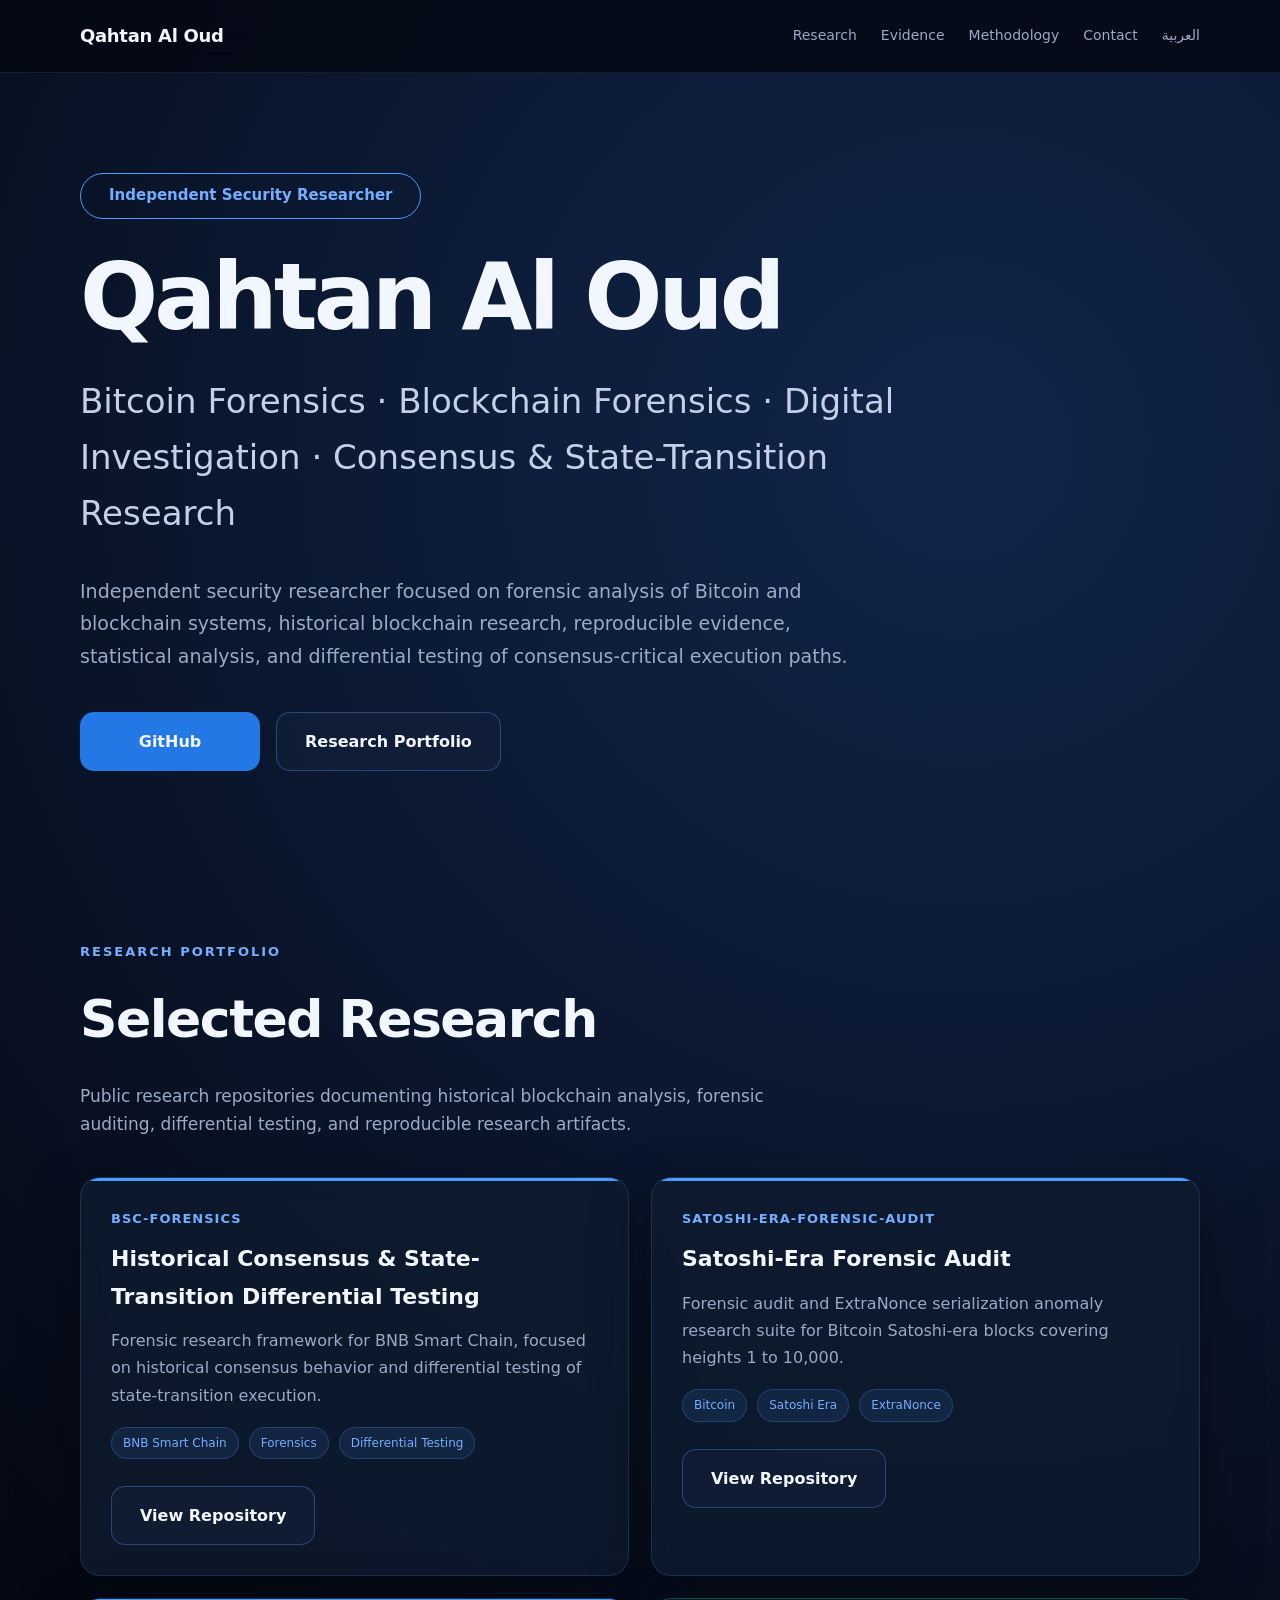
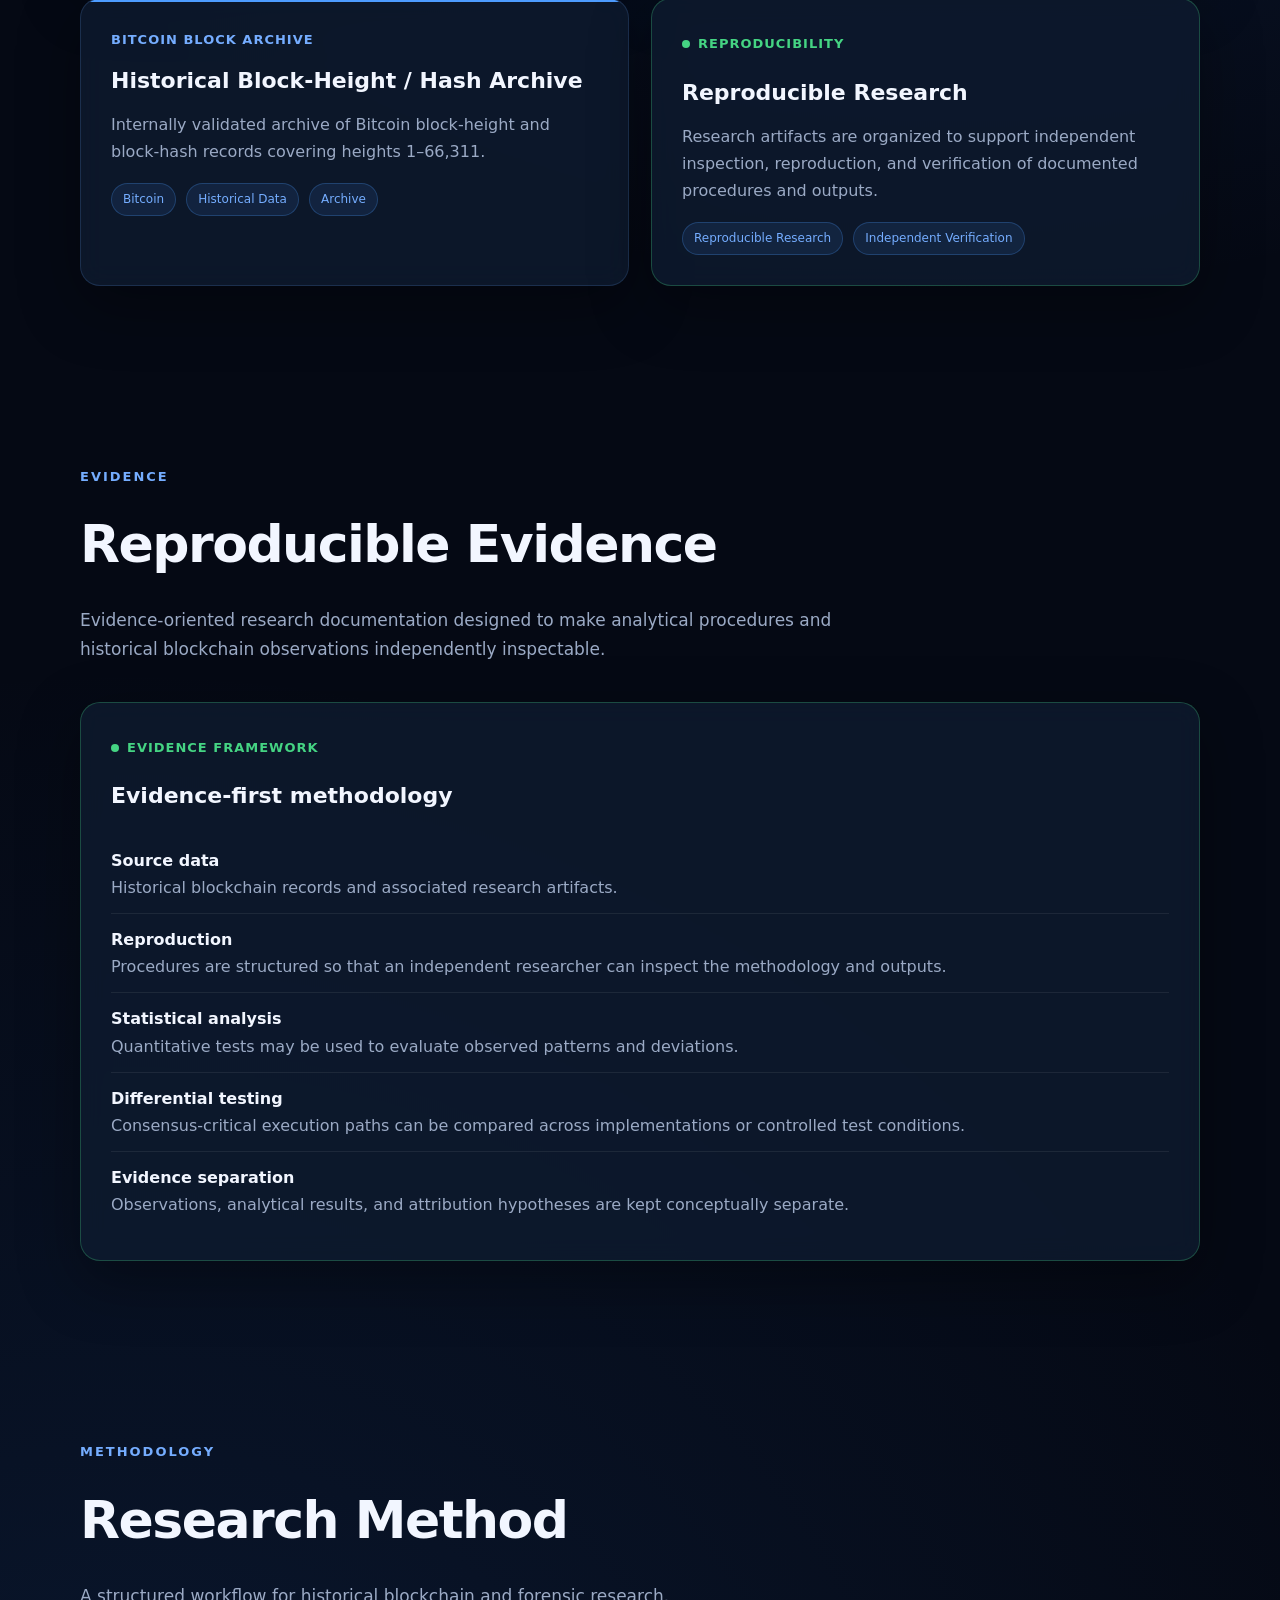
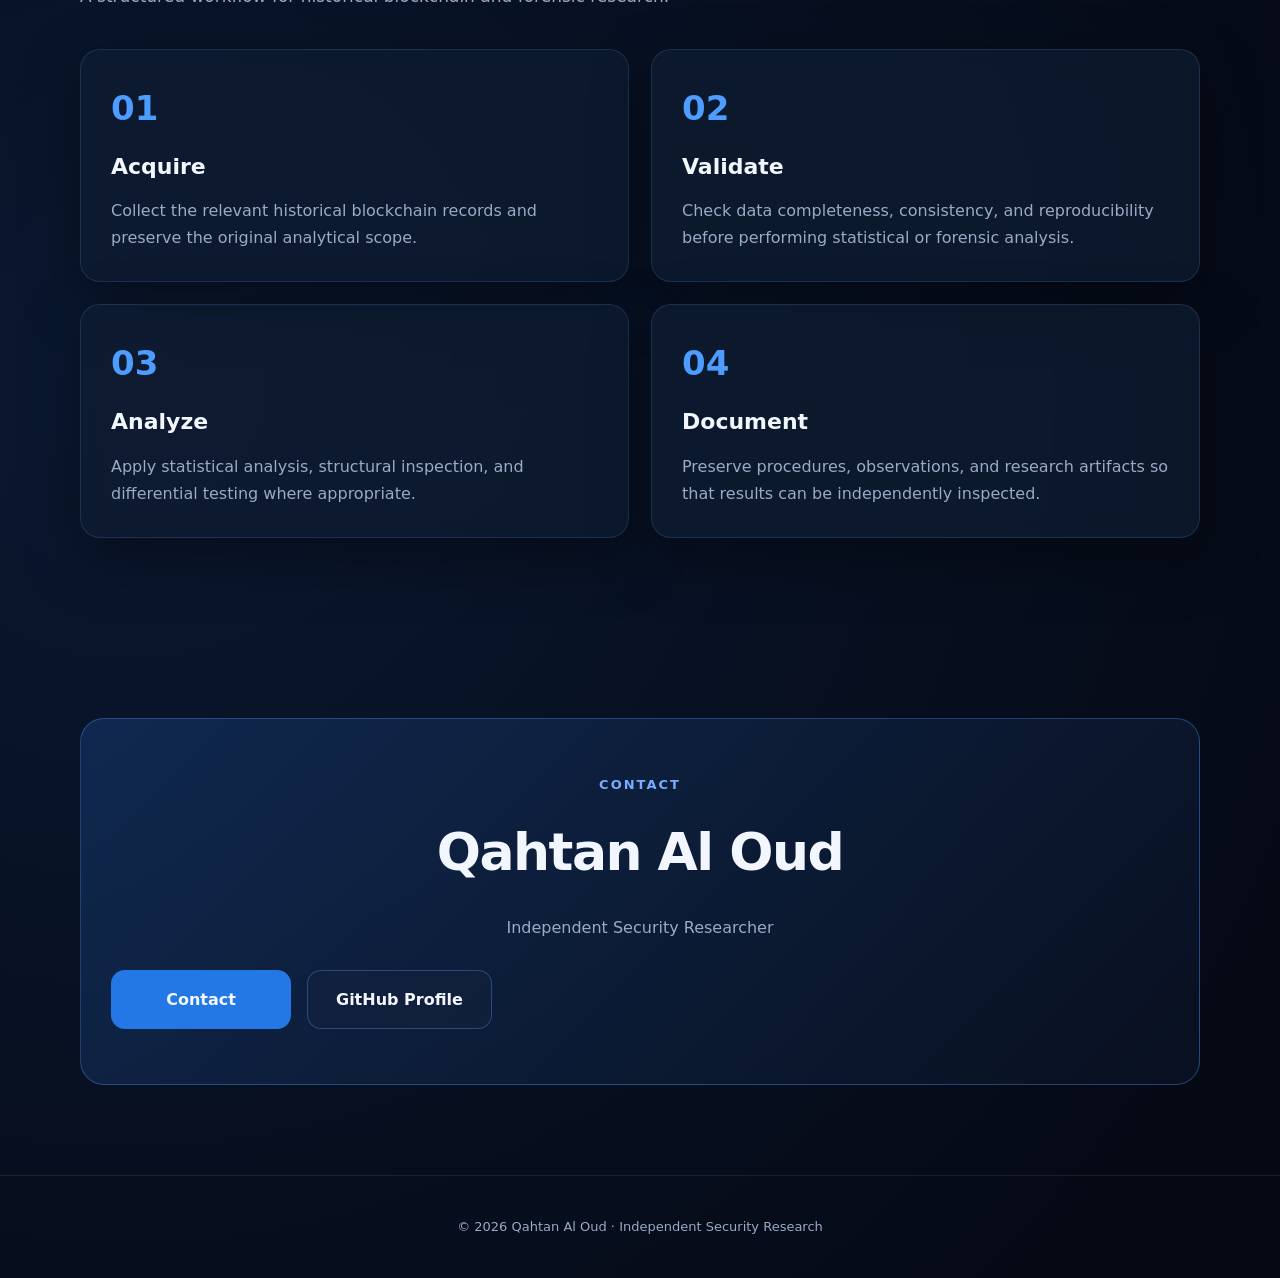
<file: index.html>
<!DOCTYPE html>
<html lang="en">
<head>
  <meta charset="UTF-8">

  <meta name="viewport"
        content="width=device-width, initial-scale=1.0">

  <title>Qahtan Al Oud | Independent Security Researcher</title>

  <meta name="description"
        content="Qahtan Al Oud — Independent security researcher focused on Bitcoin forensics, blockchain forensics, digital investigation, historical blockchain research, reproducible evidence, statistical analysis, and consensus research.">

  <meta name="keywords"
        content="Qahtan Al Oud, Bitcoin Forensics, Blockchain Forensics, Digital Investigation, Satoshi Era, BSC Forensics, Reproducible Evidence, Consensus Analysis, State Transition Research">

  <meta name="author" content="Qahtan Al Oud">
  <link rel="alternate" hreflang="en" href="https://qahtan58.github.io/">
  <link rel="alternate" hreflang="ar" href="https://qahtan58.github.io/ar/">
  <link rel="alternate" hreflang="x-default" href="https://qahtan58.github.io/">

  <meta property="og:title"
        content="Qahtan Al Oud | Independent Security Researcher">

  <meta property="og:description"
        content="Bitcoin and blockchain forensic research, reproducible evidence, historical blockchain analysis, and differential testing.">

  <meta property="og:type" content="website">

  <meta property="og:url"
        content="https://qahtan58.github.io/">

  <link rel="canonical"
        href="https://qahtan58.github.io/">

  <style>
    :root {
      --bg: #050914;
      --bg2: #0a1222;
      --card: rgba(15, 27, 48, 0.78);
      --border: rgba(88, 150, 255, 0.35);
      --blue: #4d9cff;
      --blue2: #75adff;
      --text: #f2f6ff;
      --muted: #9baac5;
      --green: #45d483;
      --shadow: 0 20px 60px rgba(0,0,0,.35);
    }

    * {
      box-sizing: border-box;
      margin: 0;
      padding: 0;
    }

    html {
      scroll-behavior: smooth;
    }

    body {
      font-family:
        Inter,
        system-ui,
        -apple-system,
        BlinkMacSystemFont,
        "Segoe UI",
        sans-serif;

      background:
        radial-gradient(
          circle at 75% 10%,
          rgba(43, 103, 200, .30),
          transparent 35%
        ),
        radial-gradient(
          circle at 10% 80%,
          rgba(28, 78, 150, .22),
          transparent 35%
        ),
        var(--bg);

      color: var(--text);
      line-height: 1.7;
    }

    a {
      color: inherit;
      text-decoration: none;
    }

    .container {
      width: min(1120px, 92%);
      margin: auto;
    }

    /* NAVIGATION */

    nav {
      position: sticky;
      top: 0;
      z-index: 100;

      background: rgba(5, 9, 20, .86);
      backdrop-filter: blur(18px);

      border-bottom: 1px solid rgba(255,255,255,.08);
    }

    .nav-inner {
      min-height: 72px;

      display: flex;
      align-items: center;
      justify-content: space-between;
      gap: 20px;
    }

    .logo {
      font-size: 18px;
      font-weight: 800;
      letter-spacing: -.3px;
    }

    .nav-links {
      display: flex;
      gap: 24px;
      color: var(--muted);
      font-size: 14px;
    }

    .nav-links a:hover {
      color: var(--text);
    }

    /* HERO */

    .hero {
      min-height: 720px;

      display: flex;
      align-items: center;

      padding: 100px 0 80px;
    }

    .badge {
      display: inline-flex;

      padding: 9px 28px;

      border: 1px solid var(--blue);
      border-radius: 999px;

      color: var(--blue2);

      font-size: 15px;
      font-weight: 600;

      margin-bottom: 34px;
    }

    h1 {
      font-size: clamp(52px, 8vw, 92px);
      line-height: .98;
      letter-spacing: -4px;

      margin-bottom: 30px;
    }

    .hero-title {
      color: #c4d0e8;
      font-size: clamp(22px, 3vw, 34px);
      line-height: 1.65;

      max-width: 900px;
      margin-bottom: 34px;
    }

    .hero-description {
      max-width: 780px;

      color: var(--muted);
      font-size: 19px;

      margin-bottom: 40px;
    }

    .buttons {
      display: flex;
      flex-wrap: wrap;
      gap: 16px;
    }

    .btn {
      display: inline-flex;

      align-items: center;
      justify-content: center;

      min-width: 180px;
      padding: 15px 28px;

      border-radius: 14px;

      font-weight: 700;

      transition: .2s ease;
    }

    .btn-primary {
      background: #2478e5;
    }

    .btn-secondary {
      border: 1px solid var(--border);
      background: rgba(20,35,60,.5);
    }

    .btn:hover {
      transform: translateY(-2px);
    }

    /* SECTIONS */

    section {
      padding: 90px 0;
    }

    .section-label {
      color: var(--blue2);
      font-size: 13px;
      font-weight: 800;

      text-transform: uppercase;
      letter-spacing: 2px;

      margin-bottom: 12px;
    }

    h2 {
      font-size: clamp(32px, 5vw, 52px);
      letter-spacing: -1.5px;
      margin-bottom: 18px;
    }

    .section-intro {
      max-width: 760px;
      color: var(--muted);
      font-size: 17px;
      margin-bottom: 38px;
    }

    /* CARDS */

    .grid {
      display: grid;
      grid-template-columns:
        repeat(2, minmax(0, 1fr));

      gap: 22px;
    }

    .card {
      background: var(--card);

      border: 1px solid rgba(92,145,220,.20);
      border-radius: 20px;

      padding: 30px;

      box-shadow: var(--shadow);

      backdrop-filter: blur(12px);
    }

    .card:hover {
      border-color: var(--border);
    }

    .card h3 {
      font-size: 22px;
      margin-bottom: 12px;
    }

    .card p {
      color: var(--muted);
    }

    .tag {
      display: inline-block;

      padding: 5px 11px;

      margin-top: 18px;
      margin-right: 5px;

      border-radius: 999px;

      background: rgba(77,156,255,.10);
      border: 1px solid rgba(77,156,255,.25);

      color: var(--blue2);

      font-size: 12px;
    }

    /* EVIDENCE */

    .evidence {
      border-color: rgba(69,212,131,.28);
    }

    .evidence-status {
      display: inline-flex;

      align-items: center;
      gap: 8px;

      margin-bottom: 18px;

      color: var(--green);

      font-size: 13px;
      font-weight: 800;
      text-transform: uppercase;
      letter-spacing: 1px;
    }

    .status-dot {
      width: 8px;
      height: 8px;

      border-radius: 50%;

      background: var(--green);
    }

    .evidence-list {
      list-style: none;
      margin-top: 20px;
    }

    .evidence-list li {
      padding: 12px 0;

      border-bottom: 1px solid rgba(255,255,255,.07);

      color: var(--muted);
    }

    .evidence-list li:last-child {
      border-bottom: 0;
    }

    .evidence-list strong {
      color: var(--text);
    }

    /* RESEARCH */

    .research-card {
      position: relative;
      overflow: hidden;
    }

    .research-card::before {
      content: "";

      position: absolute;
      top: 0;
      left: 0;

      width: 100%;
      height: 3px;

      background: var(--blue);
    }

    .repo {
      color: var(--blue2);
      font-size: 13px;
      font-weight: 800;

      margin-bottom: 10px;
      text-transform: uppercase;
      letter-spacing: 1px;
    }

    /* METHODOLOGY */

    .method-number {
      color: var(--blue);
      font-size: 34px;
      font-weight: 900;

      margin-bottom: 10px;
    }

    /* CONTACT */

    .contact-box {
      text-align: center;

      padding: 55px 30px;

      background:
        linear-gradient(
          135deg,
          rgba(20,52,100,.65),
          rgba(10,18,35,.85)
        );

      border: 1px solid var(--border);
      border-radius: 24px;
    }

    .contact-box p {
      color: var(--muted);
      margin-bottom: 28px;
    }

    /* FOOTER */

    footer {
      padding: 40px 0;

      border-top: 1px solid rgba(255,255,255,.08);

      color: var(--muted);
      font-size: 13px;

      text-align: center;
    }

    /* MOBILE */

    @media (max-width: 760px) {

      .nav-inner {
        min-height: 62px;
      }

      .nav-links {
        display: none;
      }

      .hero {
        min-height: auto;
        padding: 80px 0 70px;
      }

      h1 {
        letter-spacing: -2px;
      }

      .hero-title {
        font-size: 22px;
      }

      .hero-description {
        font-size: 17px;
      }

      section {
        padding: 65px 0;
      }

      .grid {
        grid-template-columns: 1fr;
      }

      .card {
        padding: 24px;
      }

      .btn {
        width: 100%;
      }
    }
  </style>

  <!-- STRUCTURED DATA -->

  <script type="application/ld+json">
  {
    "@context": "https://schema.org",
    "@type": "Person",
    "name": "Qahtan Al Oud",
    "url": "https://qahtan58.github.io/",
    "email": "mailto:qahtanbins1@gmail.com",
    "jobTitle": "Independent Security Researcher",
    "knowsAbout": [
      "Bitcoin Forensics",
      "Blockchain Forensics",
      "Digital Investigation",
      "Historical Blockchain Research",
      "Consensus Analysis",
      "State Transition Analysis",
      "Statistical Analysis",
      "Reproducible Research"
    ]
  }
  </script>
</head>

<body>

  <!-- NAVIGATION -->

  <nav>
    <div class="container nav-inner">

      <a class="logo" href="#home">
        Qahtan Al Oud
      </a>

      <div class="nav-links">
        <a href="#research">Research</a>
        <a href="#evidence">Evidence</a>
        <a href="#methodology">Methodology</a>
        <a href="#contact">Contact</a>
        <a href="/ar/">العربية</a>
      </div>

    </div>
  </nav>


  <!-- HERO -->

  <main id="home">

    <section class="hero">

      <div class="container">

        <div class="badge">
          Independent Security Researcher
        </div>

        <h1>
          Qahtan Al Oud
        </h1>

        <div class="hero-title">
          Bitcoin Forensics · Blockchain Forensics ·
          Digital Investigation · Consensus &amp;
          State-Transition Research
        </div>

        <p class="hero-description">
          Independent security researcher focused on forensic
          analysis of Bitcoin and blockchain systems,
          historical blockchain research, reproducible evidence,
          statistical analysis, and differential testing of
          consensus-critical execution paths.
        </p>

        <div class="buttons">

          <a
            class="btn btn-primary"
            href="https://github.com/qahtan58"
            target="_blank"
            rel="noopener">
            GitHub
          </a>

          <a
            class="btn btn-secondary"
            href="#research">
            Research Portfolio
          </a>

        </div>

      </div>

    </section>


    <!-- RESEARCH -->

    <section id="research">

      <div class="container">

        <div class="section-label">
          Research Portfolio
        </div>

        <h2>
          Selected Research
        </h2>

        <p class="section-intro">
          Public research repositories documenting historical
          blockchain analysis, forensic auditing, differential
          testing, and reproducible research artifacts.
        </p>


        <div class="grid">

          <!-- BSC -->

          <article class="card research-card">

            <div class="repo">
              BSC-Forensics
            </div>

            <h3>
              Historical Consensus &amp;
              State-Transition Differential Testing
            </h3>

            <p>
              Forensic research framework for BNB Smart Chain,
              focused on historical consensus behavior and
              differential testing of state-transition execution.
            </p>

            <span class="tag">
              BNB Smart Chain
            </span>

            <span class="tag">
              Forensics
            </span>

            <span class="tag">
              Differential Testing
            </span>

            <br><br>

            <a
              class="btn btn-secondary"
              href="https://github.com/qahtan58/BSC-Forensics"
              target="_blank"
              rel="noopener">
              View Repository
            </a>

          </article>


          <!-- SATOSHI ERA -->

          <article class="card research-card">

            <div class="repo">
              satoshi-era-forensic-audit
            </div>

            <h3>
              Satoshi-Era Forensic Audit
            </h3>

            <p>
              Forensic audit and ExtraNonce serialization anomaly
              research suite for Bitcoin Satoshi-era blocks
              covering heights 1 to 10,000.
            </p>

            <span class="tag">
              Bitcoin
            </span>

            <span class="tag">
              Satoshi Era
            </span>

            <span class="tag">
              ExtraNonce
            </span>

            <br><br>

            <a
              class="btn btn-secondary"
              href="https://github.com/qahtan58/satoshi-era-forensic-audit"
              target="_blank"
              rel="noopener">
              View Repository
            </a>

          </article>


          <!-- ARCHIVE -->

          <article class="card research-card">

            <div class="repo">
              Bitcoin Block Archive
            </div>

            <h3>
              Historical Block-Height / Hash Archive
            </h3>

            <p>
              Internally validated archive of Bitcoin
              block-height and block-hash records covering
              heights 1–66,311.
            </p>

            <span class="tag">
              Bitcoin
            </span>

            <span class="tag">
              Historical Data
            </span>

            <span class="tag">
              Archive
            </span>

          </article>


          <!-- REPRODUCIBILITY -->

          <article class="card evidence">

            <div class="evidence-status">
              <span class="status-dot"></span>
              Reproducibility
            </div>

            <h3>
              Reproducible Research
            </h3>

            <p>
              Research artifacts are organized to support
              independent inspection, reproduction, and
              verification of documented procedures and outputs.
            </p>

            <span class="tag">
              Reproducible Research
            </span>

            <span class="tag">
              Independent Verification
            </span>

          </article>

        </div>

      </div>

    </section>


    <!-- REPRODUCIBLE EVIDENCE -->

    <section id="evidence">

      <div class="container">

        <div class="section-label">
          Evidence
        </div>

        <h2>
          Reproducible Evidence
        </h2>

        <p class="section-intro">
          Evidence-oriented research documentation designed
          to make analytical procedures and historical blockchain
          observations independently inspectable.
        </p>


        <div class="card evidence">

          <div class="evidence-status">
            <span class="status-dot"></span>
            Evidence Framework
          </div>

          <h3>
            Evidence-first methodology
          </h3>

          <ul class="evidence-list">

            <li>
              <strong>Source data</strong><br>
              Historical blockchain records and associated
              research artifacts.
            </li>

            <li>
              <strong>Reproduction</strong><br>
              Procedures are structured so that an independent
              researcher can inspect the methodology and outputs.
            </li>

            <li>
              <strong>Statistical analysis</strong><br>
              Quantitative tests may be used to evaluate observed
              patterns and deviations.
            </li>

            <li>
              <strong>Differential testing</strong><br>
              Consensus-critical execution paths can be compared
              across implementations or controlled test conditions.
            </li>

            <li>
              <strong>Evidence separation</strong><br>
              Observations, analytical results, and attribution
              hypotheses are kept conceptually separate.
            </li>

          </ul>

        </div>

      </div>

    </section>


    <!-- METHODOLOGY -->

    <section id="methodology">

      <div class="container">

        <div class="section-label">
          Methodology
        </div>

        <h2>
          Research Method
        </h2>

        <p class="section-intro">
          A structured workflow for historical blockchain
          and forensic research.
        </p>


        <div class="grid">

          <article class="card">

            <div class="method-number">
              01
            </div>

            <h3>
              Acquire
            </h3>

            <p>
              Collect the relevant historical blockchain records
              and preserve the original analytical scope.
            </p>

          </article>


          <article class="card">

            <div class="method-number">
              02
            </div>

            <h3>
              Validate
            </h3>

            <p>
              Check data completeness, consistency, and
              reproducibility before performing statistical
              or forensic analysis.
            </p>

          </article>


          <article class="card">

            <div class="method-number">
              03
            </div>

            <h3>
              Analyze
            </h3>

            <p>
              Apply statistical analysis, structural inspection,
              and differential testing where appropriate.
            </p>

          </article>


          <article class="card">

            <div class="method-number">
              04
            </div>

            <h3>
              Document
            </h3>

            <p>
              Preserve procedures, observations, and research
              artifacts so that results can be independently
              inspected.
            </p>

          </article>

        </div>

      </div>

    </section>


    <!-- CONTACT -->

    <section id="contact">

      <div class="container">

        <div class="contact-box">

          <div class="section-label">
            Contact
          </div>

          <h2>
            Qahtan Al Oud
          </h2>

          <p>
            Independent Security Researcher
          </p>

          <div class="buttons">

            <a
              class="btn btn-primary"
              href="mailto:qahtanbins1@gmail.com">
              Contact
            </a>

            <a
              class="btn btn-secondary"
              href="https://github.com/qahtan58"
              target="_blank"
              rel="noopener">
              GitHub Profile
            </a>

          </div>

        </div>

      </div>

    </section>

  </main>


  <!-- FOOTER -->

  <footer>

    <div class="container">

      © 2026 Qahtan Al Oud ·
      Independent Security Research

    </div>

  </footer>

</body>
</html>
</file>
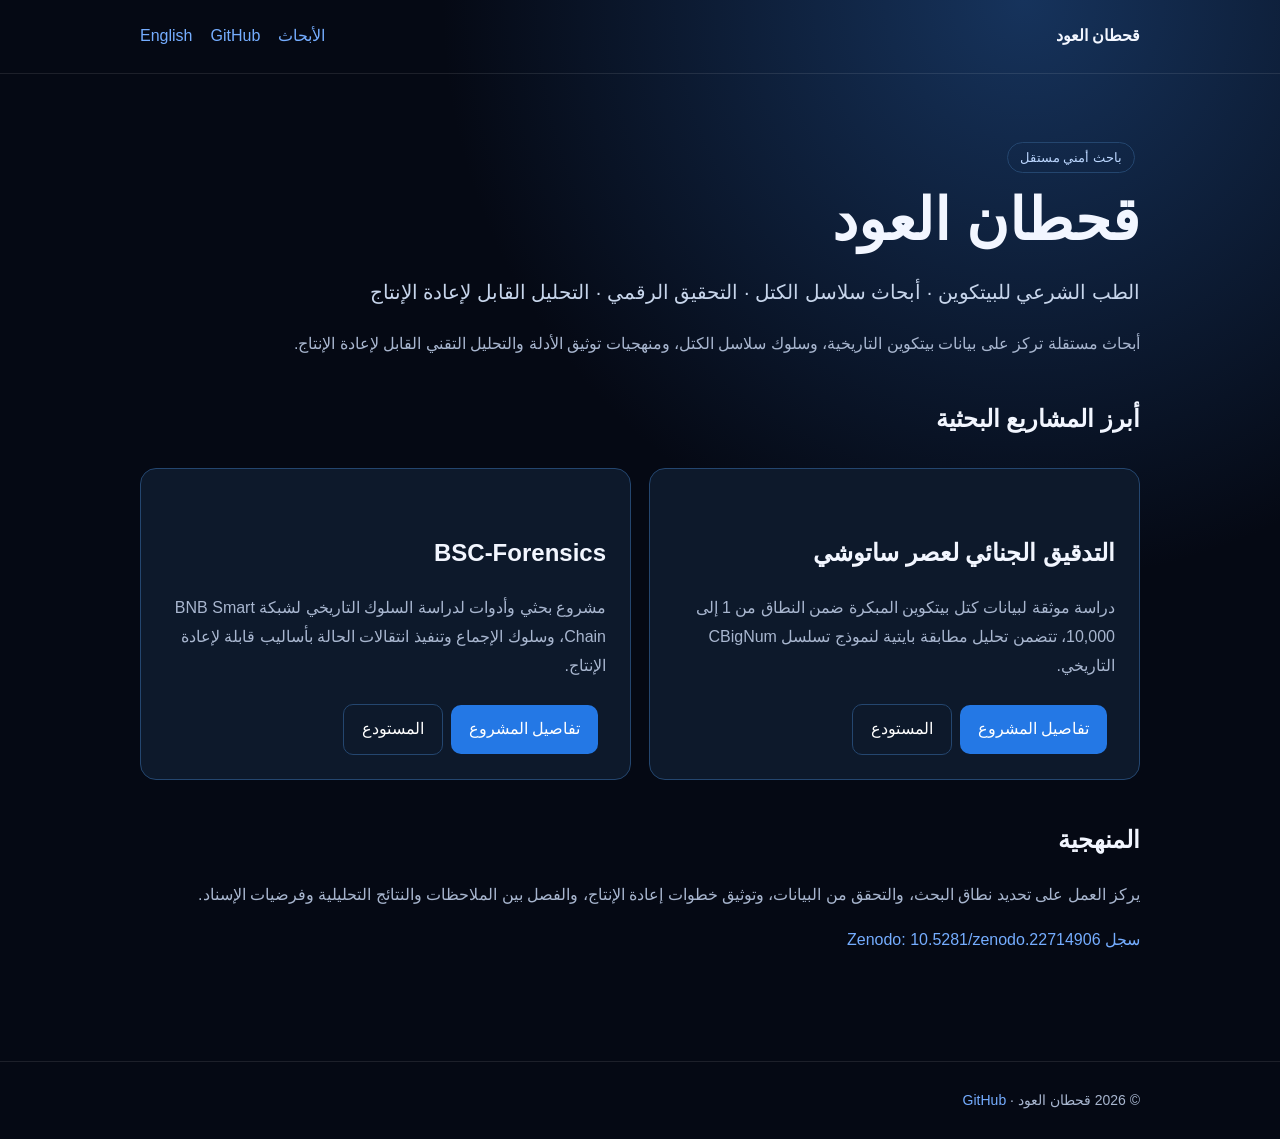
<file: ar/index.html>
<!doctype html><html lang="ar" dir="rtl"><head><meta charset="utf-8"><meta name="viewport" content="width=device-width,initial-scale=1"><title>قحطان العود | باحث أمني مستقل</title><meta name="description" content="أبحاث قحطان العود في الطب الشرعي للبيتكوين وتحليل سلاسل الكتل التاريخية والتحليل التقني القابل لإعادة الإنتاج."><link rel="canonical" href="https://qahtan58.github.io/ar/"><link rel="alternate" hreflang="en" href="https://qahtan58.github.io/"><link rel="alternate" hreflang="ar" href="https://qahtan58.github.io/ar/"><meta property="og:type" content="website"><meta property="og:title" content="قحطان العود | باحث أمني مستقل"><meta property="og:description" content="أبحاث في الطب الشرعي للبيتكوين وتحليل سلاسل الكتل والتوثيق القابل لإعادة الإنتاج."><link rel="stylesheet" href="/assets/site.css"></head><body><header><div class="wrap"><a class="brand" href="/ar/">قحطان العود</a><nav><a href="#research">الأبحاث</a><a href="https://github.com/qahtan58">GitHub</a><a href="/">English</a></nav></div></header><main class="wrap"><span class="tag">باحث أمني مستقل</span><h1>قحطان العود</h1><p class="lead">الطب الشرعي للبيتكوين · أبحاث سلاسل الكتل · التحقيق الرقمي · التحليل القابل لإعادة الإنتاج</p><p class="muted">أبحاث مستقلة تركز على بيانات بيتكوين التاريخية، وسلوك سلاسل الكتل، ومنهجيات توثيق الأدلة والتحليل التقني القابل لإعادة الإنتاج.</p><section id="research"><h2>أبرز المشاريع البحثية</h2><div class="grid"><article class="card"><h2>التدقيق الجنائي لعصر ساتوشي</h2><p class="muted">دراسة موثقة لبيانات كتل بيتكوين المبكرة ضمن النطاق من 1 إلى 10,000، تتضمن تحليل مطابقة بايتية لنموذج تسلسل CBigNum التاريخي.</p><a class="button" href="/projects/satoshi-era-forensic-audit/ar/">تفاصيل المشروع</a><a class="button secondary" href="https://github.com/qahtan58/satoshi-era-forensic-audit">المستودع</a></article><article class="card"><h2>BSC-Forensics</h2><p class="muted">مشروع بحثي وأدوات لدراسة السلوك التاريخي لشبكة BNB Smart Chain، وسلوك الإجماع وتنفيذ انتقالات الحالة بأساليب قابلة لإعادة الإنتاج.</p><a class="button" href="/projects/bsc-forensics/ar/">تفاصيل المشروع</a><a class="button secondary" href="https://github.com/qahtan58/BSC-Forensics">المستودع</a></article></div></section><section><h2>المنهجية</h2><p class="muted">يركز العمل على تحديد نطاق البحث، والتحقق من البيانات، وتوثيق خطوات إعادة الإنتاج، والفصل بين الملاحظات والنتائج التحليلية وفرضيات الإسناد.</p></section><p><a href="https://doi.org/10.5281/zenodo.22714906">سجل Zenodo: 10.5281/zenodo.22714906</a></p></main><footer><div class="wrap">© 2026 قحطان العود · <a href="https://github.com/qahtan58">GitHub</a></div></footer></body></html>
</file>
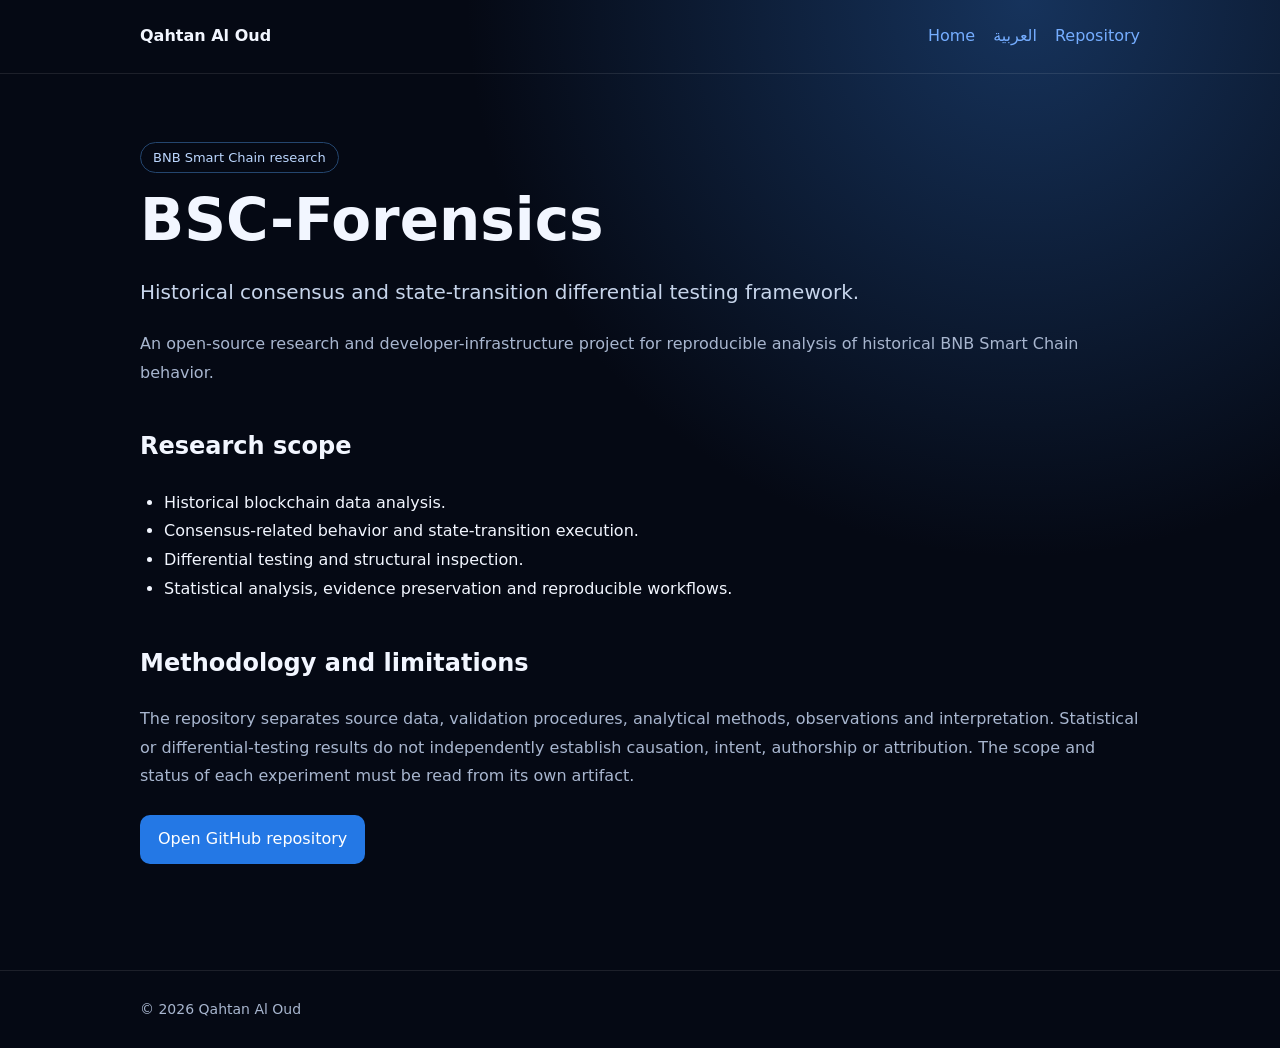
<file: projects/bsc-forensics/index.html>
<!doctype html><html lang="en"><head><meta charset="utf-8"><meta name="viewport" content="width=device-width,initial-scale=1"><title>BSC-Forensics | Qahtan Al Oud</title><meta name="description" content="Reproducible research framework for historical BNB Smart Chain behavior, consensus-related execution and state-transition analysis."><link rel="canonical" href="https://qahtan58.github.io/projects/bsc-forensics/"><link rel="alternate" hreflang="en" href="https://qahtan58.github.io/projects/bsc-forensics/"><link rel="alternate" hreflang="ar" href="https://qahtan58.github.io/projects/bsc-forensics/ar/"><link rel="stylesheet" href="/assets/site.css"></head><body><header><div class="wrap"><a class="brand" href="/">Qahtan Al Oud</a><nav><a href="/">Home</a><a href="/ar/">العربية</a><a href="https://github.com/qahtan58/BSC-Forensics">Repository</a></nav></div></header><main class="wrap"><span class="tag">BNB Smart Chain research</span><h1>BSC-Forensics</h1><p class="lead">Historical consensus and state-transition differential testing framework.</p><p class="muted">An open-source research and developer-infrastructure project for reproducible analysis of historical BNB Smart Chain behavior.</p><h2>Research scope</h2><ul><li>Historical blockchain data analysis.</li><li>Consensus-related behavior and state-transition execution.</li><li>Differential testing and structural inspection.</li><li>Statistical analysis, evidence preservation and reproducible workflows.</li></ul><h2>Methodology and limitations</h2><p class="muted">The repository separates source data, validation procedures, analytical methods, observations and interpretation. Statistical or differential-testing results do not independently establish causation, intent, authorship or attribution. The scope and status of each experiment must be read from its own artifact.</p><p><a class="button" href="https://github.com/qahtan58/BSC-Forensics">Open GitHub repository</a></p></main><footer><div class="wrap">© 2026 Qahtan Al Oud</div></footer></body></html>
</file>
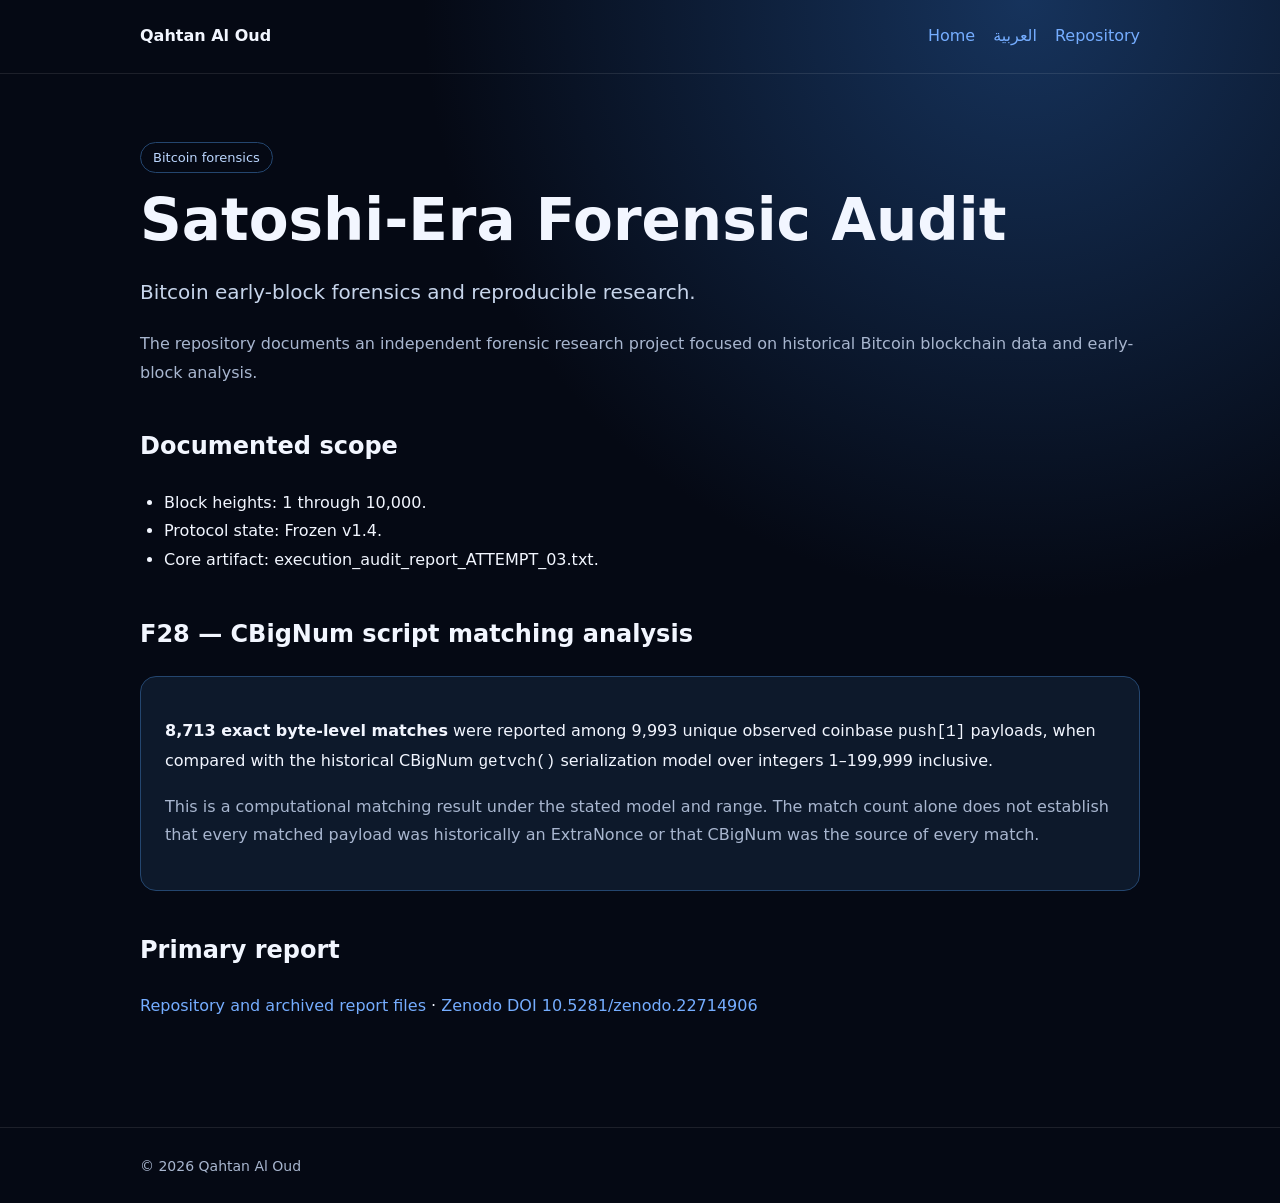
<file: projects/satoshi-era-forensic-audit/index.html>
<!doctype html><html lang="en"><head><meta charset="utf-8"><meta name="viewport" content="width=device-width,initial-scale=1"><title>Satoshi-Era Forensic Audit | Qahtan Al Oud</title><meta name="description" content="Bitcoin early-block forensic research, documented scope and F28 CBigNum byte-level matching analysis."><link rel="canonical" href="https://qahtan58.github.io/projects/satoshi-era-forensic-audit/"><link rel="alternate" hreflang="en" href="https://qahtan58.github.io/projects/satoshi-era-forensic-audit/"><link rel="alternate" hreflang="ar" href="https://qahtan58.github.io/projects/satoshi-era-forensic-audit/ar/"><link rel="stylesheet" href="/assets/site.css"></head><body><header><div class="wrap"><a class="brand" href="/">Qahtan Al Oud</a><nav><a href="/">Home</a><a href="/ar/">العربية</a><a href="https://github.com/qahtan58/satoshi-era-forensic-audit">Repository</a></nav></div></header><main class="wrap"><span class="tag">Bitcoin forensics</span><h1>Satoshi-Era Forensic Audit</h1><p class="lead">Bitcoin early-block forensics and reproducible research.</p><p class="muted">The repository documents an independent forensic research project focused on historical Bitcoin blockchain data and early-block analysis.</p><h2>Documented scope</h2><ul><li>Block heights: 1 through 10,000.</li><li>Protocol state: Frozen v1.4.</li><li>Core artifact: execution_audit_report_ATTEMPT_03.txt.</li></ul><h2>F28 — CBigNum script matching analysis</h2><div class="card"><p><strong>8,713 exact byte-level matches</strong> were reported among 9,993 unique observed coinbase <code>push[1]</code> payloads, when compared with the historical CBigNum <code>getvch()</code> serialization model over integers 1–199,999 inclusive.</p><p class="muted">This is a computational matching result under the stated model and range. The match count alone does not establish that every matched payload was historically an ExtraNonce or that CBigNum was the source of every match.</p></div><h2>Primary report</h2><p><a href="https://github.com/qahtan58/satoshi-era-forensic-audit">Repository and archived report files</a> · <a href="https://doi.org/10.5281/zenodo.22714906">Zenodo DOI 10.5281/zenodo.22714906</a></p></main><footer><div class="wrap">© 2026 Qahtan Al Oud</div></footer></body></html>
</file>
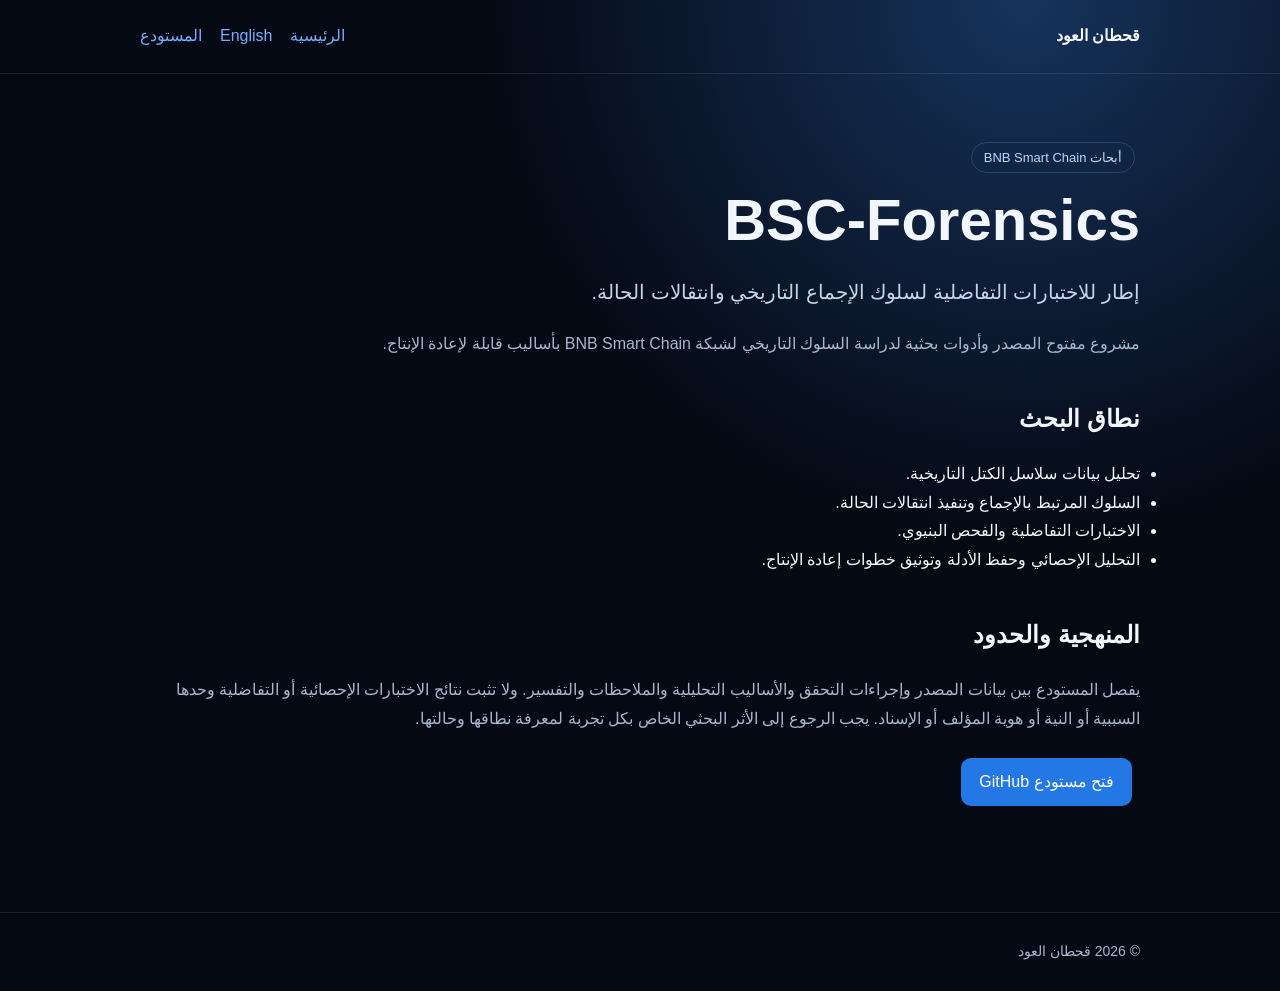
<file: projects/bsc-forensics/ar/index.html>
<!doctype html><html lang="ar" dir="rtl"><head><meta charset="utf-8"><meta name="viewport" content="width=device-width,initial-scale=1"><title>BSC-Forensics | قحطان العود</title><meta name="description" content="إطار بحثي قابل لإعادة الإنتاج لدراسة سلوك BNB Smart Chain التاريخي وتنفيذ انتقالات الحالة والاختبارات التفاضلية."><link rel="canonical" href="https://qahtan58.github.io/projects/bsc-forensics/ar/"><link rel="alternate" hreflang="en" href="https://qahtan58.github.io/projects/bsc-forensics/"><link rel="alternate" hreflang="ar" href="https://qahtan58.github.io/projects/bsc-forensics/ar/"><link rel="stylesheet" href="/assets/site.css"></head><body><header><div class="wrap"><a class="brand" href="/ar/">قحطان العود</a><nav><a href="/ar/">الرئيسية</a><a href="/projects/bsc-forensics/">English</a><a href="https://github.com/qahtan58/BSC-Forensics">المستودع</a></nav></div></header><main class="wrap"><span class="tag">أبحاث BNB Smart Chain</span><h1>BSC-Forensics</h1><p class="lead">إطار للاختبارات التفاضلية لسلوك الإجماع التاريخي وانتقالات الحالة.</p><p class="muted">مشروع مفتوح المصدر وأدوات بحثية لدراسة السلوك التاريخي لشبكة BNB Smart Chain بأساليب قابلة لإعادة الإنتاج.</p><h2>نطاق البحث</h2><ul><li>تحليل بيانات سلاسل الكتل التاريخية.</li><li>السلوك المرتبط بالإجماع وتنفيذ انتقالات الحالة.</li><li>الاختبارات التفاضلية والفحص البنيوي.</li><li>التحليل الإحصائي وحفظ الأدلة وتوثيق خطوات إعادة الإنتاج.</li></ul><h2>المنهجية والحدود</h2><p class="muted">يفصل المستودع بين بيانات المصدر وإجراءات التحقق والأساليب التحليلية والملاحظات والتفسير. ولا تثبت نتائج الاختبارات الإحصائية أو التفاضلية وحدها السببية أو النية أو هوية المؤلف أو الإسناد. يجب الرجوع إلى الأثر البحثي الخاص بكل تجربة لمعرفة نطاقها وحالتها.</p><p><a class="button" href="https://github.com/qahtan58/BSC-Forensics">فتح مستودع GitHub</a></p></main><footer><div class="wrap">© 2026 قحطان العود</div></footer></body></html>
</file>
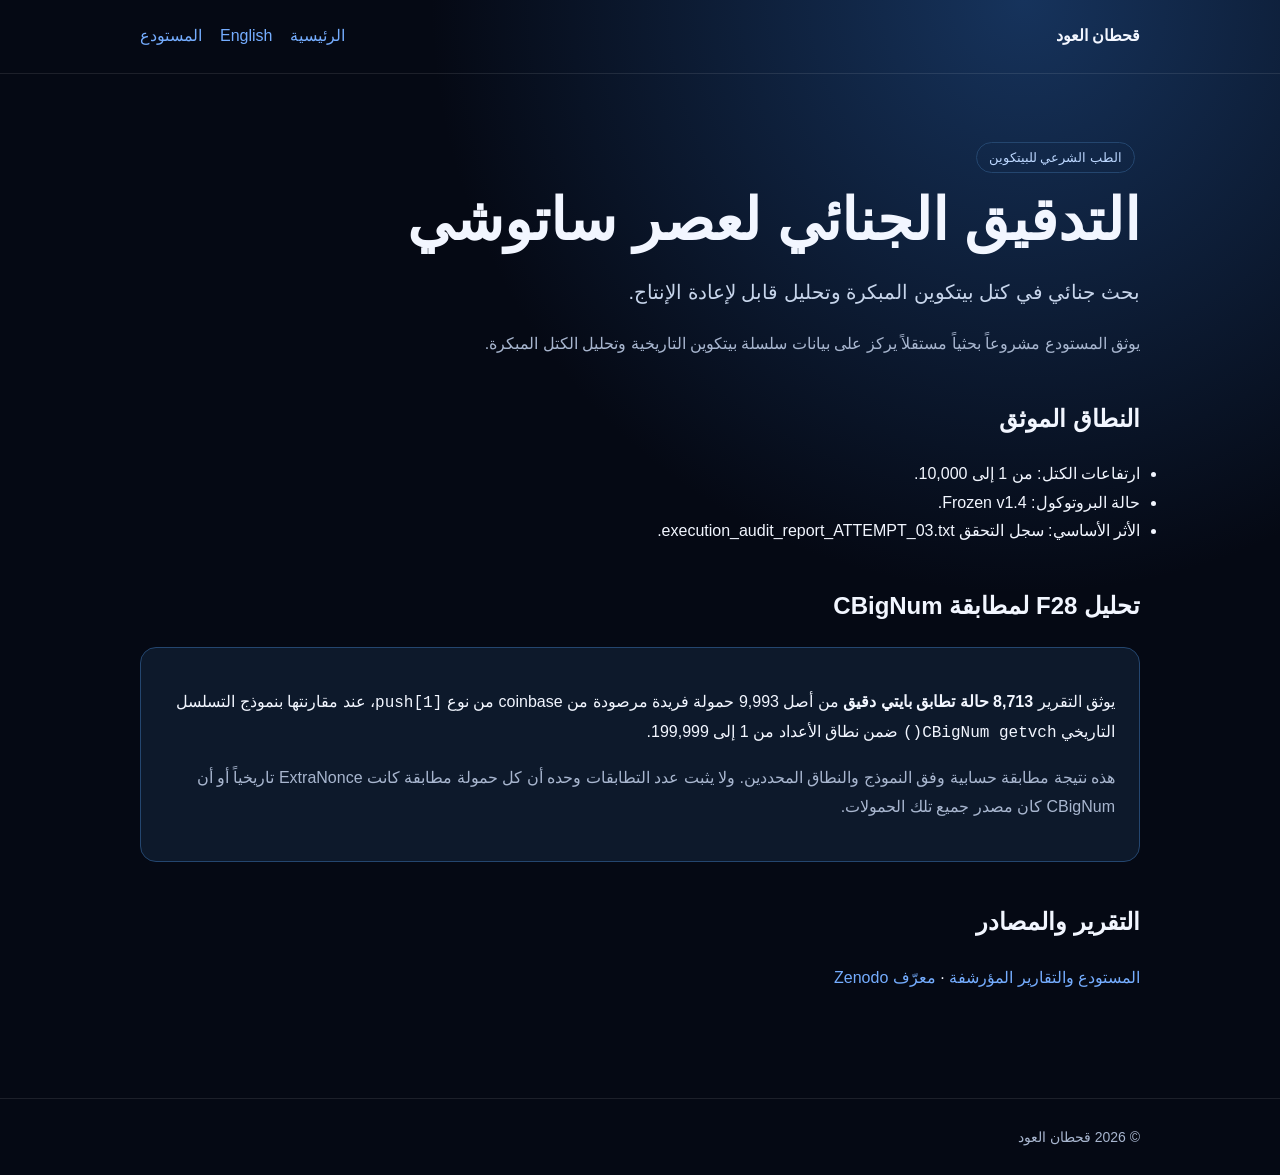
<file: projects/satoshi-era-forensic-audit/ar/index.html>
<!doctype html><html lang="ar" dir="rtl"><head><meta charset="utf-8"><meta name="viewport" content="width=device-width,initial-scale=1"><title>التدقيق الجنائي لعصر ساتوشي | قحطان العود</title><meta name="description" content="بحث جنائي في كتل بيتكوين المبكرة وتحليل المطابقة البايتية لنموذج تسلسل CBigNum التاريخي."><link rel="canonical" href="https://qahtan58.github.io/projects/satoshi-era-forensic-audit/ar/"><link rel="alternate" hreflang="en" href="https://qahtan58.github.io/projects/satoshi-era-forensic-audit/"><link rel="alternate" hreflang="ar" href="https://qahtan58.github.io/projects/satoshi-era-forensic-audit/ar/"><link rel="stylesheet" href="/assets/site.css"></head><body><header><div class="wrap"><a class="brand" href="/ar/">قحطان العود</a><nav><a href="/ar/">الرئيسية</a><a href="/projects/satoshi-era-forensic-audit/">English</a><a href="https://github.com/qahtan58/satoshi-era-forensic-audit">المستودع</a></nav></div></header><main class="wrap"><span class="tag">الطب الشرعي للبيتكوين</span><h1>التدقيق الجنائي لعصر ساتوشي</h1><p class="lead">بحث جنائي في كتل بيتكوين المبكرة وتحليل قابل لإعادة الإنتاج.</p><p class="muted">يوثق المستودع مشروعاً بحثياً مستقلاً يركز على بيانات سلسلة بيتكوين التاريخية وتحليل الكتل المبكرة.</p><h2>النطاق الموثق</h2><ul><li>ارتفاعات الكتل: من 1 إلى 10,000.</li><li>حالة البروتوكول: Frozen v1.4.</li><li>الأثر الأساسي: سجل التحقق execution_audit_report_ATTEMPT_03.txt.</li></ul><h2>تحليل F28 لمطابقة CBigNum</h2><div class="card"><p>يوثق التقرير <strong>8,713 حالة تطابق بايتي دقيق</strong> من أصل 9,993 حمولة فريدة مرصودة من coinbase من نوع <code>push[1]</code>، عند مقارنتها بنموذج التسلسل التاريخي <code>CBigNum getvch()</code> ضمن نطاق الأعداد من 1 إلى 199,999.</p><p class="muted">هذه نتيجة مطابقة حسابية وفق النموذج والنطاق المحددين. ولا يثبت عدد التطابقات وحده أن كل حمولة مطابقة كانت ExtraNonce تاريخياً أو أن CBigNum كان مصدر جميع تلك الحمولات.</p></div><h2>التقرير والمصادر</h2><p><a href="https://github.com/qahtan58/satoshi-era-forensic-audit">المستودع والتقارير المؤرشفة</a> · <a href="https://doi.org/10.5281/zenodo.22714906">معرّف Zenodo</a></p></main><footer><div class="wrap">© 2026 قحطان العود</div></footer></body></html>
</file>
<file: assets/site.css>
:root{color-scheme:dark;--bg:#050914;--panel:#0f1b30;--line:#24466f;--blue:#75adff;--text:#f2f6ff;--muted:#a8b6cf}*{box-sizing:border-box}body{margin:0;background:radial-gradient(circle at 80% 0,#16335c 0,transparent 38%),var(--bg);color:var(--text);font:16px/1.8 Inter,system-ui,-apple-system,"Segoe UI",sans-serif}a{color:var(--blue);text-decoration:none}a:hover{text-decoration:underline}.wrap{width:min(1000px,92%);margin:auto}header{padding:22px 0;border-bottom:1px solid #ffffff18}header .wrap{display:flex;justify-content:space-between;gap:16px;align-items:center;flex-wrap:wrap}.brand{font-weight:800;color:var(--text)}nav{display:flex;gap:18px;flex-wrap:wrap}main{padding:64px 0 90px}h1{font-size:clamp(34px,6vw,58px);line-height:1.15;margin:10px 0 20px}h2{margin-top:38px}.lead{font-size:20px;color:#c7d5eb;max-width:800px}.muted{color:var(--muted)}.tag{display:inline-block;border:1px solid var(--line);border-radius:30px;padding:3px 12px;margin:4px 5px 4px 0;color:#bcd7ff;font-size:13px}.grid{display:grid;grid-template-columns:repeat(auto-fit,minmax(260px,1fr));gap:18px;margin:28px 0}.card{background:#0d192b;border:1px solid #24466f;border-radius:16px;padding:24px}.button{display:inline-block;background:#2478e5;color:white;padding:10px 18px;border-radius:10px;margin:8px 8px 0 0}.button.secondary{background:transparent;border:1px solid var(--line)}ul{padding-inline-start:24px}footer{border-top:1px solid #ffffff18;padding:26px 0;color:var(--muted);font-size:14px}html[dir=rtl] body{font-family:Tahoma,Arial,sans-serif}html[dir=rtl] ul{padding-inline-start:0;padding-inline-end:24px}
</file>
